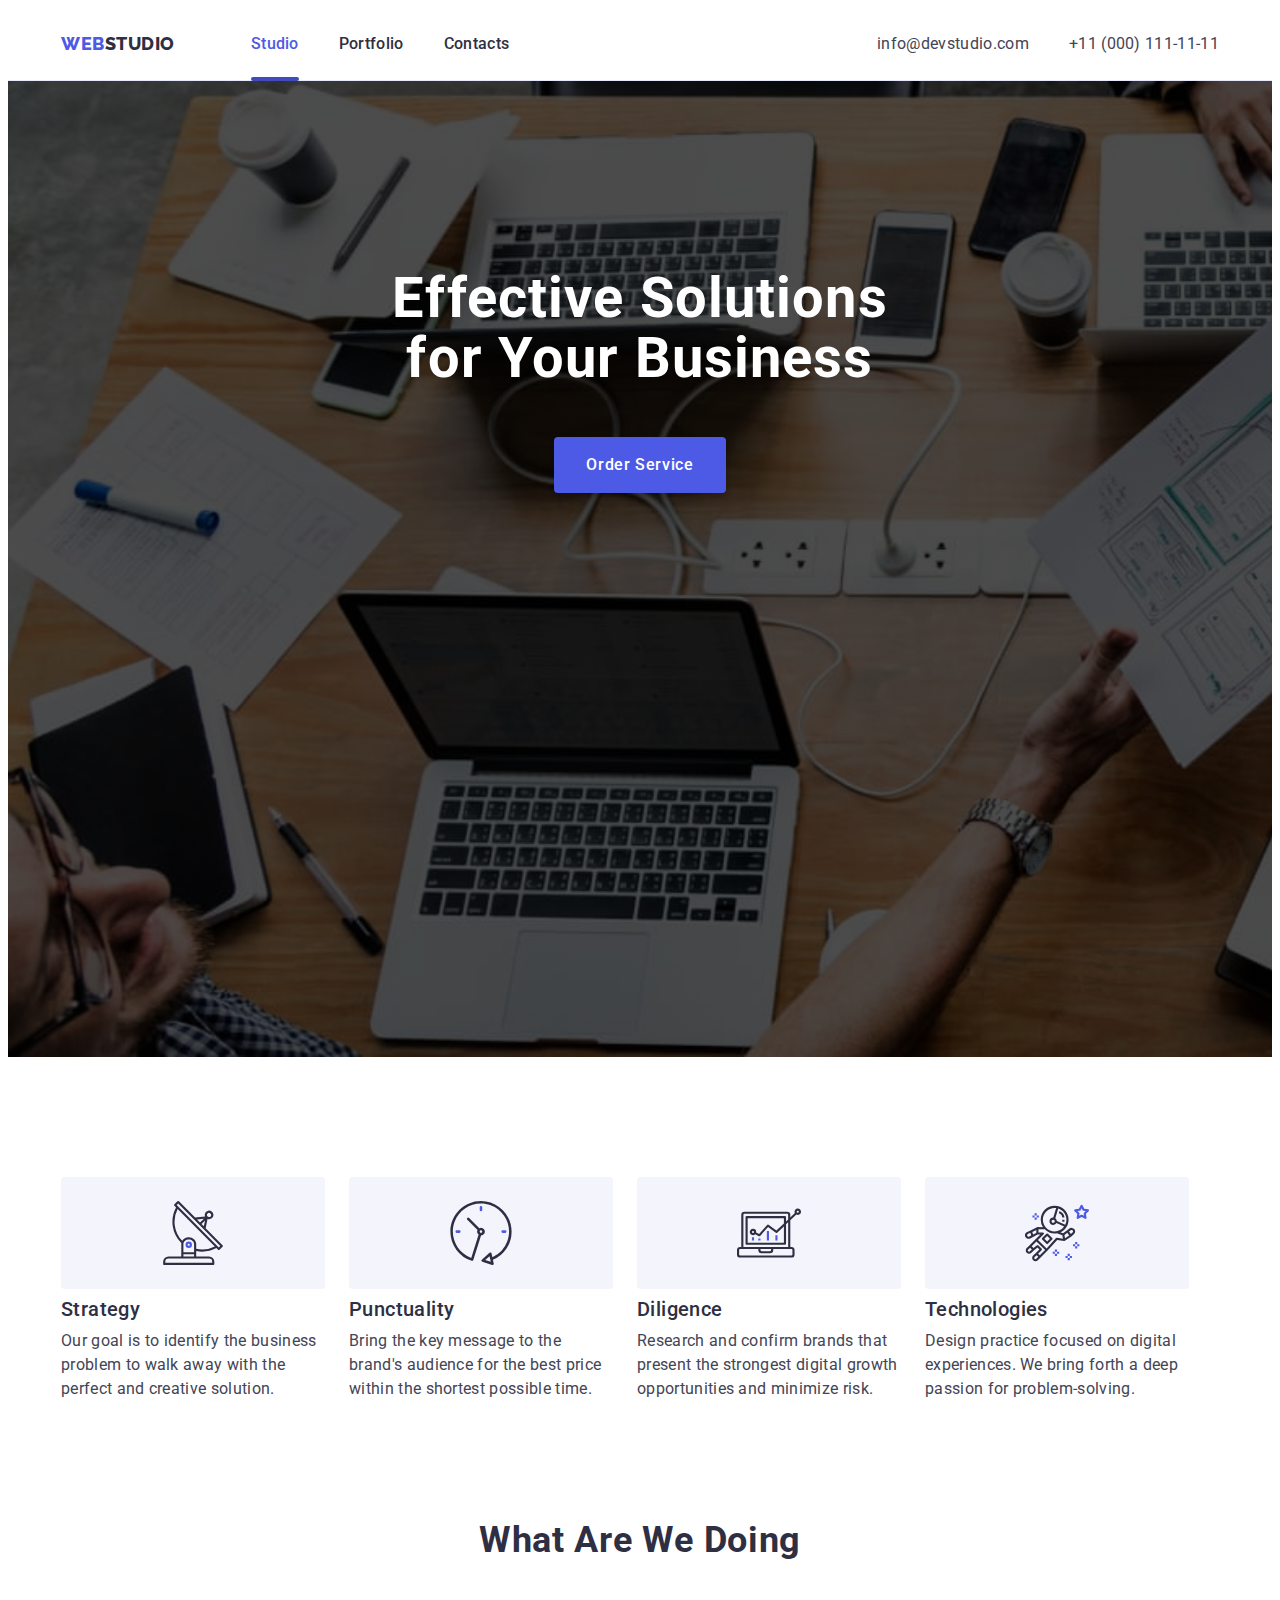
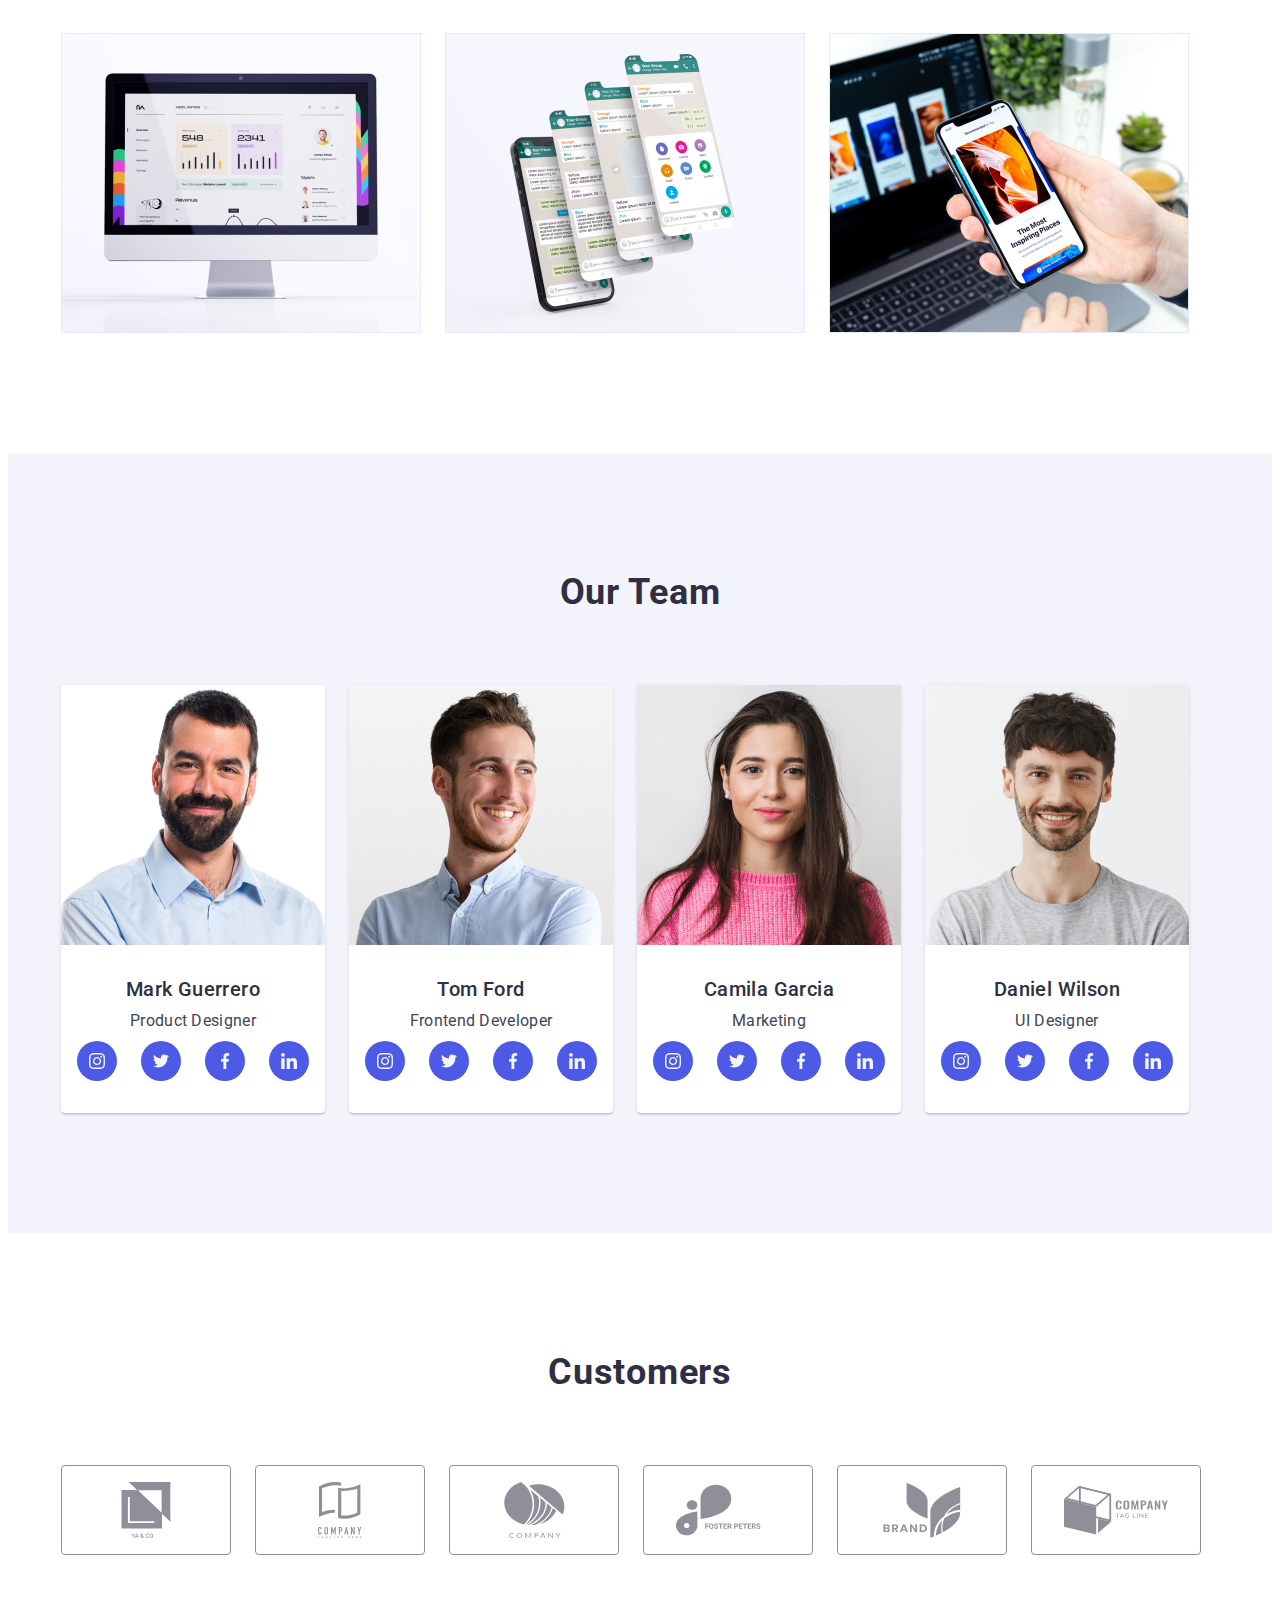
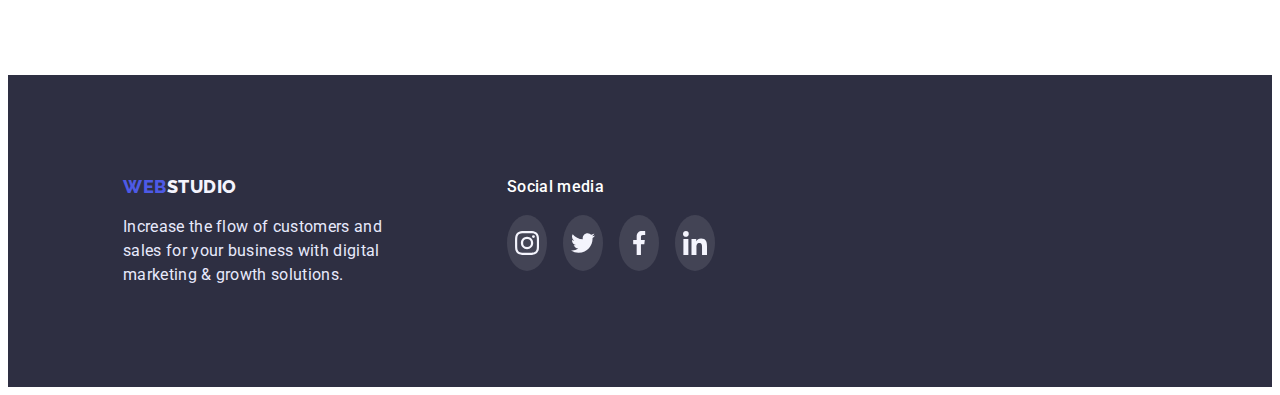
<file: index.html>
<!DOCTYPE html>
<html lang="en">
  <head>
    <meta charset="UTF-8" />
    <meta http-equiv="X-UA-Compatible" content="IE=edge" />
    <meta name="viewport" content="width=device-width, initial-scale=1.0" />
    <link rel="preconnect" href="https://fonts.googleapis.com" />
    <link rel="preconnect" href="https://fonts.gstatic.com" crossorigin />
    <link
      href="https://fonts.googleapis.com/css2?family=Raleway:ital,wght@0,800;1,800&family=Roboto:ital,wght@0,400;0,500;0,700;0,900;1,400;1,500;1,700;1,900&display=swap"
      rel="stylesheet"
    />
    <link
      rel="stylesheet"
      href="https://cdnjs.cloudflare.com/ajax/libs/modern-normalize/1.1.0/modern-normalize.min.css"
      integrity="sha512-wpPYUAdjBVSE4KJnH1VR1HeZfpl1ub8YT/NKx4PuQ5NmX2tKuGu6U/JRp5y+Y8XG2tV+wKQpNHVUX03MfMFn9Q=="
      crossorigin="anonymous"
      referrerpolicy="no-referrer"
    />
    <link rel="stylesheet" href="./css/styles.css" />
    <title>Portfolio</title>
  </head>
  <body>
    <header class="header">
      <div class="container main-nav">
        <nav class="main-nav-menu">
          <a class="header-logo" href="./index.html"
            ><span class="header-logo-iris">Web</span>Studio</a
          >
          <ul class="menu">
            <li>
              <a class="menu-list-text current" href="./index.html">Studio</a>
            </li>
            <li>
              <a class="menu-list-text" href="./portfolio.html">Portfolio</a>
            </li>
            <li><a class="menu-list-text" href="#">Contacts</a></li>
          </ul>
        </nav>
        <ul class="address">
          <li>
            <a class="address-link-text" href="mailto:info@devstudio.com"
              >info@devstudio.com</a
            >
          </li>
          <li>
            <a class="address-link-text" href="tel:+110001111111"
              >+11 (000) 111-11-11</a
            >
          </li>
        </ul>
      </div>
    </header>

    <main>
      <section class="main-section">
        <div class="container">
          <h1 class="main-section-title">
            Effective Solutions for Your Business
          </h1>
          <button data-modal-open class="main-section-button" type="button">
            Order Service
          </button>
        </div>
      </section>

      <section class="section">
        <div class="container">
          <h2 class="visually-hidden">Goals</h2>
          <ul class="goals">
            <li class="goals-description">
              <div class="goals-icon-window">
                <svg class="goals-icon">
                  <use href="./images/icons.svg#icon-Group"></use>
                </svg>
              </div>
              <h3 class="goals-title">Strategy</h3>
              <p class="goals-text">
                Our goal is to identify the business problem to walk away with
                the perfect and creative solution.
              </p>
            </li>

            <li class="goals-description">
              <div class="goals-icon-window">
                <svg class="goals-icon">
                  <use href="./images/icons.svg#icon-clock"></use>
                </svg>
              </div>
              <h3 class="goals-title">Punctuality</h3>
              <p class="goals-text">
                Bring the key message to the brand's audience for the best price
                within the shortest possible time.
              </p>
            </li>

            <li class="goals-description">
              <div class="goals-icon-window">
                <svg class="goals-icon">
                  <use href="./images/icons.svg#icon-diagram"></use>
                </svg>
              </div>
              <h3 class="goals-title">Diligence</h3>
              <p class="goals-text">
                Research and confirm brands that present the strongest digital
                growth opportunities and minimize risk.
              </p>
            </li>

            <li class="goals-description">
              <div class="goals-icon-window">
                <svg class="goals-icon">
                  <use href="./images/icons.svg#icon-astronaut"></use>
                </svg>
              </div>
              <h3 class="goals-title">Technologies</h3>
              <p class="goals-text">
                Design practice focused on digital experiences. We bring forth a
                deep passion for problem-solving.
              </p>
            </li>
          </ul>
        </div>
      </section>

      <section class="services">
        <div class="container">
          <h2 class="services-title">What are we doing</h2>
          <ul class="services-list">
            <li class="service-item">
              <img src="./images/img1.jpg" alt="computer" width="360" />
            </li>
            <li class="service-item">
              <img src="./images/img2.jpg" alt="phone_windows" width="360" />
            </li>
            <li class="service-item">
              <img src="./images/img3.jpg" alt="phone_hand" width="360" />
            </li>
          </ul>
        </div>
      </section>

      <section class="employees section">
        <div class="container">
          <h2 class="employees-title">Our Team</h2>
          <ul class="employees-list">
            <li class="employees-items">
              <img
                src="./images/employee1.jpg"
                alt="Product Designer"
                width="264"
              />
              <div class="employees-description">
                <h3 class="employees-name">Mark Guerrero</h3>
                <p class="employees-text">Product Designer</p>

                <ul class="employees-medias">
                  <li>
                    <a class="button-media" href="#">
                      <svg class="media-icon">
                        <use href="./images/icons.svg#icon-instagram"></use>
                      </svg>
                    </a>
                  </li>

                  <li>
                    <a class="button-media" href="#">
                      <svg class="media-icon">
                        <use href="./images/icons.svg#icon-twitter"></use>
                      </svg>
                    </a>
                  </li>

                  <li>
                    <a class="button-media" href="#">
                      <svg class="media-icon">
                        <use href="./images/icons.svg#icon-facebook"></use>
                      </svg>
                    </a>
                  </li>

                  <li>
                    <a class="button-media" href="#">
                      <svg class="media-icon">
                        <use href="./images/icons.svg#icon-linkedin"></use>
                      </svg>
                    </a>
                  </li>
                </ul>
              </div>
            </li>

            <li class="employees-items">
              <img
                src="./images/employee2.jpg"
                alt="Frontend Developer"
                width="264"
              />
              <div class="employees-description">
                <h3 class="employees-name">Tom Ford</h3>
                <p class="employees-text">Frontend Developer</p>

                <ul class="employees-medias">
                  <li>
                    <a class="button-media" href="#">
                      <svg class="media-icon">
                        <use href="./images/icons.svg#icon-instagram"></use>
                      </svg>
                    </a>
                  </li>

                  <li>
                    <a class="button-media" href="#">
                      <svg class="media-icon">
                        <use href="./images/icons.svg#icon-twitter"></use>
                      </svg>
                    </a>
                  </li>

                  <li>
                    <a class="button-media" href="#">
                      <svg class="media-icon">
                        <use href="./images/icons.svg#icon-facebook"></use>
                      </svg>
                    </a>
                  </li>

                  <li>
                    <a class="button-media" href="#">
                      <svg class="media-icon">
                        <use href="./images/icons.svg#icon-linkedin"></use>
                      </svg>
                    </a>
                  </li>
                </ul>
              </div>
            </li>

            <li class="employees-items">
              <img src="./images/employee3.jpg" alt="Marketing" width="264" />
              <div class="employees-description">
                <h3 class="employees-name">Camila Garcia</h3>
                <p class="employees-text">Marketing</p>
                <ul class="employees-medias">
                  <li>
                    <a class="button-media" href="#">
                      <svg class="media-icon">
                        <use href="./images/icons.svg#icon-instagram"></use>
                      </svg>
                    </a>
                  </li>

                  <li>
                    <a class="button-media" href="#">
                      <svg class="media-icon">
                        <use href="./images/icons.svg#icon-twitter"></use>
                      </svg>
                    </a>
                  </li>

                  <li>
                    <a class="button-media" href="#">
                      <svg class="media-icon">
                        <use href="./images/icons.svg#icon-facebook"></use>
                      </svg>
                    </a>
                  </li>

                  <li>
                    <a class="button-media" href="#">
                      <svg class="media-icon">
                        <use href="./images/icons.svg#icon-linkedin"></use>
                      </svg>
                    </a>
                  </li>
                </ul>
              </div>
            </li>

            <li class="employees-items">
              <img src="./images/employee4.jpg" alt="UI Designer" width="264" />
              <div class="employees-description">
                <h3 class="employees-name">Daniel Wilson</h3>
                <p class="employees-text">UI Designer</p>
                <ul class="employees-medias">
                  <li>
                    <a class="button-media" href="#">
                      <svg class="media-icon">
                        <use href="./images/icons.svg#icon-instagram"></use>
                      </svg>
                    </a>
                  </li>

                  <li>
                    <a class="button-media" href="#">
                      <svg class="media-icon">
                        <use href="./images/icons.svg#icon-twitter"></use>
                      </svg>
                    </a>
                  </li>

                  <li>
                    <a class="button-media" href="#">
                      <svg class="media-icon">
                        <use href="./images/icons.svg#icon-facebook"></use>
                      </svg>
                    </a>
                  </li>

                  <li>
                    <a class="button-media" href="#">
                      <svg class="media-icon">
                        <use href="./images/icons.svg#icon-linkedin"></use>
                      </svg>
                    </a>
                  </li>
                </ul>
              </div>
            </li>
          </ul>
        </div>
      </section>

      <section class="section">
        <div class="container">
          <h2 class="customers-title">Customers</h2>
          <ul class="customers-list">
            <li class="customer-icon-window">
              <a href="#" class="customer-icon-button">
                <svg class="customer-icon">
                  <use href="./images/icons.svg#icon-group1"></use>
                </svg>
              </a>
            </li>

            <li class="customer-icon-window">
              <a href="#" class="customer-icon-button">
                <svg class="customer-icon">
                  <use href="./images/icons.svg#icon-group2"></use>
                </svg>
              </a>
            </li>

            <li class="customer-icon-window">
              <a href="#" class="customer-icon-button">
                <svg class="customer-icon">
                  <use href="./images/icons.svg#icon-group3"></use>
                </svg>
              </a>
            </li>

            <li class="customer-icon-window">
              <a href="#" class="customer-icon-button">
                <svg class="customer-icon">
                  <use href="./images/icons.svg#icon-group4"></use>
                </svg>
              </a>
            </li>

            <li class="customer-icon-window">
              <a href="#" class="customer-icon-button">
                <svg class="customer-icon">
                  <use href="./images/icons.svg#icon-group5"></use>
                </svg>
              </a>
            </li>

            <li class="customer-icon-window">
              <a href="#" class="customer-icon-button">
                <svg class="customer-icon">
                  <use href="./images/icons.svg#icon-group6"></use>
                </svg>
              </a>
            </li>
          </ul>
        </div>
      </section>
    </main>

    <footer class="footer">
      <div class="container container-footer">
        <div class="footer-footer">
          <a class="footer-logo" href="./index.html"
            ><span class="footer-logo-iris">Web</span>Studio</a
          >
          <p class="footer-text">
            Increase the flow of customers and sales for your business with
            digital marketing & growth solutions.
          </p>
        </div>

        <div>
          <p class="webstudio-media-title">Social media</p>
          <ul class="webstudio-media-list">
            <li>
              <a href="#" class="webstudio-media">
                <svg class="webstudio-media-icon">
                  <use href="./images/icons.svg#icon-instagram"></use>
                </svg>
              </a>
            </li>

            <li>
              <a href="#" class="webstudio-media">
                <svg class="webstudio-media-icon">
                  <use href="./images/icons.svg#icon-twitter"></use>
                </svg>
              </a>
            </li>

            <li>
              <a href="#" class="webstudio-media">
                <svg class="webstudio-media-icon">
                  <use href="./images/icons.svg#icon-facebook"></use>
                </svg>
              </a>
            </li>

            <li>
              <a href="#" class="webstudio-media">
                <svg class="webstudio-media-icon">
                  <use href="./images/icons.svg#icon-linkedin"></use>
                </svg>
              </a>
            </li>
          </ul>
        </div>
      </div>
    </footer>

    <div data-modal class="backdrop is-hidden">
      <div class="modal">
        <button data-modal-close class="button-close">
          <svg class="icon-close">
            <use href="./images/icons.svg#icon-close-cross"></use>
          </svg>
        </button>
      </div>
    </div>

    <script src="./js/modal.js"></script>
  </body>
</html>
</file>
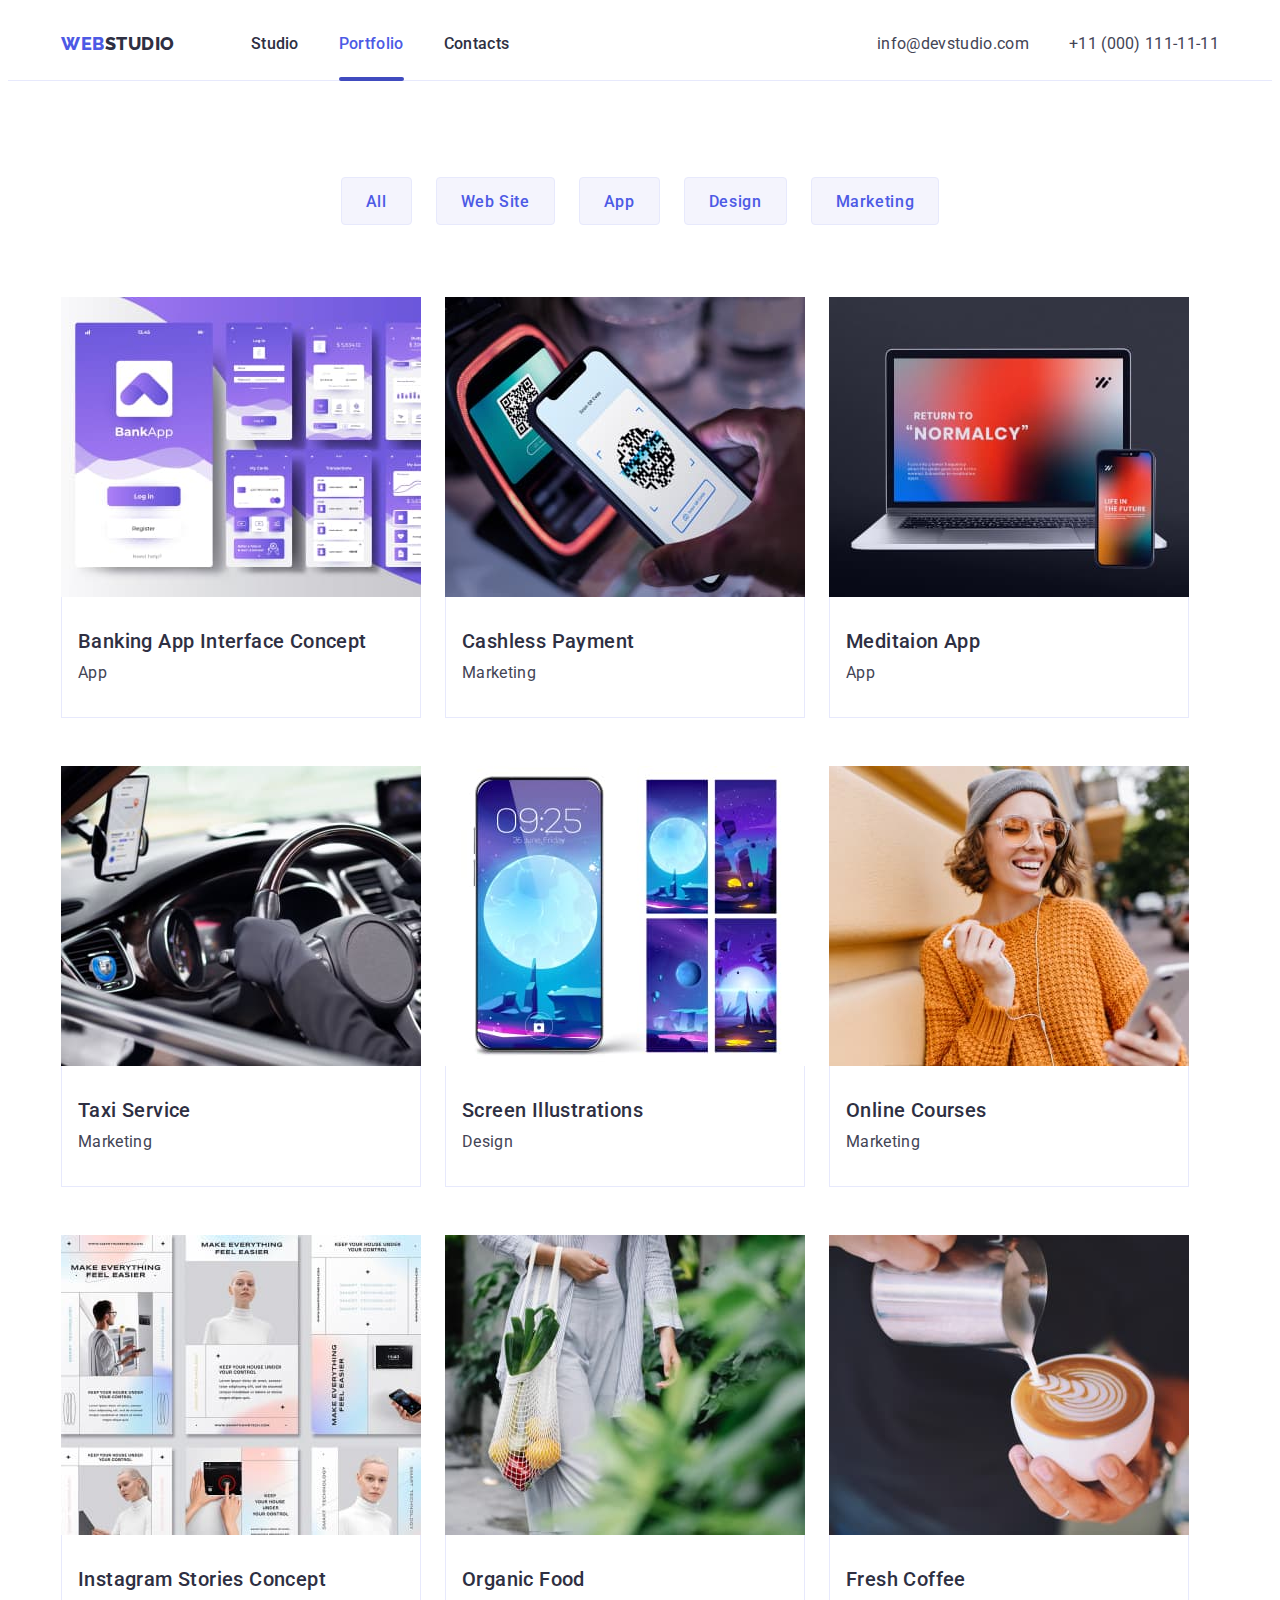
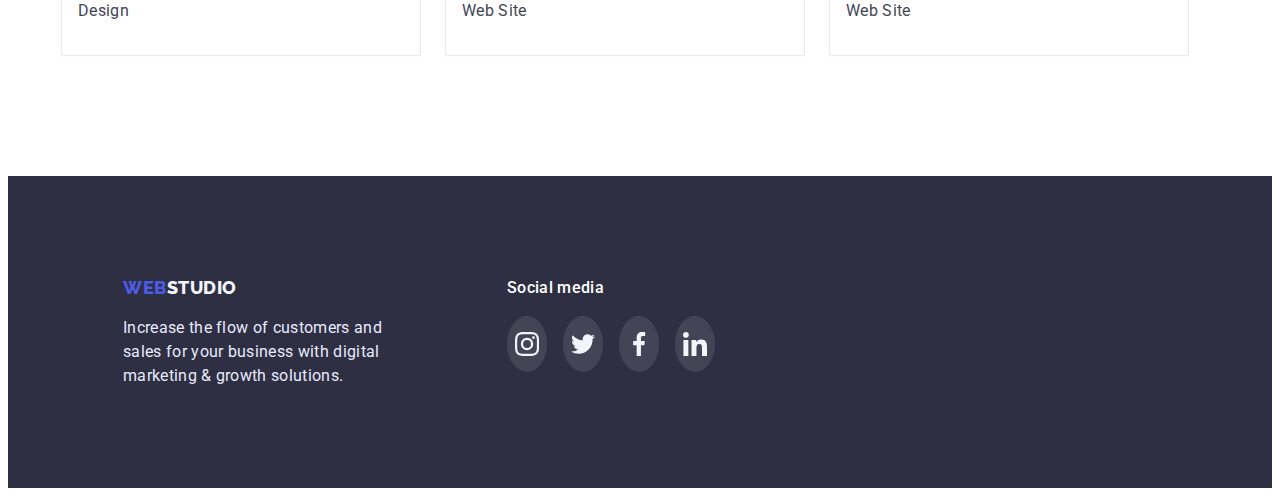
<file: portfolio.html>
<!DOCTYPE html>
<html lang="en">
  <head>
    <meta charset="UTF-8" />
    <meta http-equiv="X-UA-Compatible" content="IE=edge" />
    <meta name="viewport" content="width=device-width, initial-scale=1.0" />
    <link rel="preconnect" href="https://fonts.googleapis.com" />
    <link rel="preconnect" href="https://fonts.gstatic.com" crossorigin />
    <link
      href="https://fonts.googleapis.com/css2?family=Raleway:ital,wght@0,800;1,800&family=Roboto:ital,wght@0,400;0,500;0,700;0,900;1,400;1,500;1,700;1,900&display=swap"
      rel="stylesheet"
    />
    <link
      rel="stylesheet"
      href="https://cdnjs.cloudflare.com/ajax/libs/modern-normalize/1.1.0/modern-normalize.min.css"
      integrity="sha512-wpPYUAdjBVSE4KJnH1VR1HeZfpl1ub8YT/NKx4PuQ5NmX2tKuGu6U/JRp5y+Y8XG2tV+wKQpNHVUX03MfMFn9Q=="
      crossorigin="anonymous"
      referrerpolicy="no-referrer"
    />
    <link rel="stylesheet" href="./css/styles.css" />
    <title>Home</title>
  </head>

  <body>
    <header class="header">
      <div class="container">
        <div class="main-nav">
          <nav class="main-nav-menu">
            <a class="header-logo" href="./index.html"
              ><span class="header-logo-iris">Web</span>Studio</a
            >
            <ul class="menu">
              <li><a class="menu-list-text" href="./index.html">Studio</a></li>
              <li>
                <a class="menu-list-text current" href="./portfolio.html"
                  >Portfolio</a
                >
              </li>
              <li><a class="menu-list-text" href="#">Contacts</a></li>
            </ul>
          </nav>
          <!-- <address> -->
          <ul class="address">
            <li>
              <a class="address-link-text" href="mailto:info@devstudio.com"
                >info@devstudio.com</a
              >
            </li>
            <li>
              <a class="address-link-text" href="tel:+110001111111"
                >+11 (000) 111-11-11</a
              >
            </li>
          </ul>
          <!-- </address> -->
        </div>
      </div>
    </header>

    <main>
      <section class="portfolio">
        <div class="container">
          <h1 class="visually-hidden">Portfolio</h1>
          <ul class="filter">
            <li class="buttons">
              <button class="filter-button" type="button">All</button>
            </li>
            <li class="buttons">
              <button class="filter-button" type="button">Web Site</button>
            </li>
            <li class="buttons">
              <button class="filter-button" type="button">App</button>
            </li>
            <li class="buttons">
              <button class="filter-button" type="button">Design</button>
            </li>
            <li class="buttons">
              <button class="filter-button" type="button">Marketing</button>
            </li>
          </ul>

          <ul class="portfolio-list">
            <li class="portfolio-item">
              <a class="portfolio-link" href="#">
                <div class="portfolio-thumb">
                  <img
                    src="./images/bankingapp.jpg"
                    alt="Banking app"
                    width="360"
                  />
                  <div class="overlay">
                    <p>
                      14 Stylish and User-Friendly App Design Concepts · Task
                      Manager App · Calorie Tracker App · Exotic Fruit Ecommerce
                      App · Cloud Storage App
                    </p>
                  </div>
                </div>

                <div class="portfolio-description">
                  <h2 class="portfolio-name">Banking App Interface Concept</h2>
                  <p class="portfolio-text">App</p>
                </div>
              </a>
            </li>

            <li class="portfolio-item">
              <a class="portfolio-link" href="#">
                <div class="portfolio-thumb">
                  <img
                    src="./images/cashlesspayment.jpg"
                    alt="Cashless payment"
                    width="360"
                  />
                  <div class="overlay">
                    <p>
                      14 Stylish and User-Friendly App Design Concepts · Task
                      Manager App · Calorie Tracker App · Exotic Fruit Ecommerce
                      App · Cloud Storage App
                    </p>
                  </div>
                </div>

                <div class="portfolio-description">
                  <h2 class="portfolio-name">Cashless Payment</h2>
                  <p class="portfolio-text">Marketing</p>
                </div>
              </a>
            </li>

            <li class="portfolio-item">
              <a class="portfolio-link" href="#">
                <div class="portfolio-thumb">
                  <img
                    src="./images/meditationapp.jpg"
                    alt="Meditation app"
                    width="360"
                  />
                  <div class="overlay">
                    <p>
                      14 Stylish and User-Friendly App Design Concepts · Task
                      Manager App · Calorie Tracker App · Exotic Fruit Ecommerce
                      App · Cloud Storage App
                    </p>
                  </div>
                </div>

                <div class="portfolio-description">
                  <h2 class="portfolio-name">Meditaion App</h2>
                  <p class="portfolio-text">App</p>
                </div>
              </a>
            </li>

            <li class="portfolio-item">
              <a class="portfolio-link" href="#">
                <div class="portfolio-thumb">
                  <img
                    src="./images/taxiservice.jpg"
                    alt="Taxi service"
                    width="360"
                  />
                  <div class="overlay">
                    <p>
                      14 Stylish and User-Friendly App Design Concepts · Task
                      Manager App · Calorie Tracker App · Exotic Fruit Ecommerce
                      App · Cloud Storage App
                    </p>
                  </div>
                </div>

                <div class="portfolio-description">
                  <h2 class="portfolio-name">Taxi Service</h2>
                  <p class="portfolio-text">Marketing</p>
                </div>
              </a>
            </li>

            <li class="portfolio-item">
              <a class="portfolio-link" href="#">
                <div class="portfolio-thumb">
                  <img
                    src="./images/screenillustrations.jpg"
                    alt="Screen Illustrations"
                    width="360"
                  />
                  <div class="overlay">
                    <p>
                      14 Stylish and User-Friendly App Design Concepts · Task
                      Manager App · Calorie Tracker App · Exotic Fruit Ecommerce
                      App · Cloud Storage App
                    </p>
                  </div>
                </div>

                <div class="portfolio-description">
                  <h2 class="portfolio-name">Screen Illustrations</h2>
                  <p class="portfolio-text">Design</p>
                </div>
              </a>
            </li>

            <li class="portfolio-item">
              <a class="portfolio-link" href="#">
                <div class="portfolio-thumb">
                  <img
                    src="./images/onlinecourses.jpg"
                    alt="Online courses"
                    width="360"
                  />
                  <div class="overlay">
                    <p>
                      14 Stylish and User-Friendly App Design Concepts · Task
                      Manager App · Calorie Tracker App · Exotic Fruit Ecommerce
                      App · Cloud Storage App
                    </p>
                  </div>
                </div>

                <div class="portfolio-description">
                  <h2 class="portfolio-name">Online Courses</h2>
                  <p class="portfolio-text">Marketing</p>
                </div>
              </a>
            </li>

            <li class="portfolio-item">
              <a class="portfolio-link" href="#">
                <div class="portfolio-thumb">
                  <img
                    src="./images/instagramstories.jpg"
                    alt="Instagram stories concept"
                    width="360"
                  />
                  <div class="overlay">
                    <p>
                      14 Stylish and User-Friendly App Design Concepts · Task
                      Manager App · Calorie Tracker App · Exotic Fruit Ecommerce
                      App · Cloud Storage App
                    </p>
                  </div>
                </div>

                <div class="portfolio-description">
                  <h2 class="portfolio-name">Instagram Stories Concept</h2>
                  <p class="portfolio-text">Design</p>
                </div>
              </a>
            </li>

            <li class="portfolio-item">
              <a class="portfolio-link" href="#">
                <div class="portfolio-thumb">
                  <img
                    src="./images/organicfood.jpg"
                    alt="Organic Food"
                    width="360"
                  />
                  <div class="overlay">
                    <p>
                      14 Stylish and User-Friendly App Design Concepts · Task
                      Manager App · Calorie Tracker App · Exotic Fruit Ecommerce
                      App · Cloud Storage App
                    </p>
                  </div>
                </div>

                <div class="portfolio-description">
                  <h2 class="portfolio-name">Organic Food</h2>
                  <p class="portfolio-text">Web Site</p>
                </div>
              </a>
            </li>

            <li class="portfolio-item">
              <a class="portfolio-link" href="#">
                <div class="portfolio-thumb">
                  <img
                    src="./images/freshcoffee.jpg"
                    alt="Fresh Coffee"
                    width="360"
                  />
                  <div class="overlay">
                    <p>
                      14 Stylish and User-Friendly App Design Concepts · Task
                      Manager App · Calorie Tracker App · Exotic Fruit Ecommerce
                      App · Cloud Storage App
                    </p>
                  </div>
                </div>

                <div class="portfolio-description">
                  <h2 class="portfolio-name">Fresh Coffee</h2>
                  <p class="portfolio-text">Web Site</p>
                </div>
              </a>
            </li>
          </ul>
        </div>
      </section>
    </main>

    <footer class="footer">
      <div class="container container-footer">
        <div class="footer-footer">
          <a class="footer-logo" href="./index.html"
            ><span class="footer-logo-iris">Web</span>Studio</a
          >
          <p class="footer-text">
            Increase the flow of customers and sales for your business with
            digital marketing & growth solutions.
          </p>
        </div>

        <div>
          <p class="webstudio-media-title">Social media</p>
          <ul class="webstudio-media-list">
            <li>
              <a href="#" class="webstudio-media">
                <svg class="webstudio-media-icon">
                  <use href="./images/icons.svg#icon-instagram"></use>
                </svg>
              </a>
            </li>

            <li>
              <a href="#" class="webstudio-media">
                <svg class="webstudio-media-icon">
                  <use href="./images/icons.svg#icon-twitter"></use>
                </svg>
              </a>
            </li>

            <li>
              <a href="#" class="webstudio-media">
                <svg class="webstudio-media-icon">
                  <use href="./images/icons.svg#icon-facebook"></use>
                </svg>
              </a>
            </li>

            <li>
              <a href="#" class="webstudio-media">
                <svg class="webstudio-media-icon">
                  <use href="./images/icons.svg#icon-linkedin"></use>
                </svg>
              </a>
            </li>
          </ul>
        </div>
      </div>
    </footer>
  </body>
</html>
</file>
<file: css/styles.css>
:root {
  --color_iris: #4d5ae5;
  --color_ocean: #404bbf;
  --color_navy-blue: #2e2f42;
  --color_green: #31d0aa;
  --color_slate: #434455;
  --color_light-slate: #8e8f99;
  --color_cornflower: #e7e9fc;
  --color_cloud: #f4f4fd;
  --color_navy-blue-modal: #2e2f42;
  --color_grey: #2e2f42;
  --color_white: #ffffff;
  --font_primary: "Roboto";
  --font_secondary: "Raleway";

  --card-set-gap: 24px;
}

html {
  box-sizing: border-box;
}

/* *,
*::before,
*::after {
  box-sizing: inherit;
} */

body {
  font-family: var(--font_primary, "Arial", sans-serif);
  color: var(--color_slate);
  background-color: var(--color_white);
  font-size: 16px;
  letter-spacing: 0.02em;
}

h1,
h2,
h3,
h4,
h5,
h6,
p {
  margin: 0;
}

img {
  display: block;
  max-width: 100%;
  height: auto;
}

button {
  display: block;
  cursor: pointer;
  border: none;
  border-radius: 4px;
}

ul,
ol {
  list-style: none;
  padding-left: 0;
  margin: 0;
}

a {
  text-decoration: none;
}

.container {
  width: 1158px; /*Ширина  контента 1128px + по 15рх с  каждой  стороны glutter/2 */
  padding: 0 15px;
  margin: 0 auto; /*для центрирования внутри своего родителя (body)*/
}

.section {
  padding: 120px 0;
}

/* Hidden elements */
.visually-hidden {
  position: absolute;
  white-space: nowrap;
  width: 1px;
  height: 1px;
  overflow: hidden;
  border: 0;
  padding: 0;
  clip: rect(0 0 0 0);
  clip-path: inset(50%);
  margin: -1px;
}

/* Обнуление границ и паддингов у однотипных элементов (списков),
   чтобы ребенок ее пробивал контент родителя */
/* .menu,
.address,
.goals,
.services-list,
.employees-list,
.filter,
.portfolio-list {
  margin: 0;
  padding: 0;
} */

/* Block Header  (repeats)*/
.header {
  border-bottom: 1px solid var(--color_cornflower);
  padding: 24px 0 24px 0;
}

.header-logo {
  font-family: var(--font_secondary, "Arial", sans-serif);
  font-weight: 800;
  font-size: 18px;
  text-transform: uppercase;
  line-height: 1.33;
  letter-spacing: 0.03em;
  text-decoration: none;
  color: var(--color_navy-blue);
}

.header-logo-iris {
  color: var(--color_iris);
}

.menu {
  display: flex;
  margin-left: 76px;
  list-style: none;
}

/* Отступы между кнопками в меню */
.menu li + li,
.address li + li {
  margin-left: 40px;
}

/* Ссылки в шапке  в одной строке */
.main-nav,
.main-nav-menu {
  display: flex;
  align-items: center;
}

.menu-list-text {
  color: var(--color_navy-blue);
  font-weight: 500;
  line-height: 1.33;
  letter-spacing: 0.02em;
  text-decoration: none;
  transition: color 250ms cubic-bezier(0.4, 0, 0.2, 1); /*анимация перехода (изменение цвета текста)*/
}
.menu-list-text:hover,
.menu-list-text:focus {
  color: var(--color_ocean);
}

.current {
  color: var(--color_iris);
  position: relative;
}

.current::after {
  content: "";
  position: absolute;
  top: 43px;
  left: 0;
  bottom: 0;
  display: block;
  width: 100%;
  height: 4px;
  border-radius: 2px;
  background-color: var(--color_ocean);
}

.address {
  display: flex;
  margin-left: auto; /* Прижимаем  к правому краю страницы*/
  list-style: none;
}
.address-link-text {
  line-height: 1.5;
  letter-spacing: 0.02em;
  color: var(--color_slate);
  text-decoration: none;
  font-style: normal;
  transition: color 250ms cubic-bezier(0.4, 0, 0.2, 1); /*анимация перехода (изменение цвета текста)*/
}

.address-link-text:hover,
.address-link-text:focus {
  color: var(--color_ocean);
}

/* Main page */
.main-section {
  background-color: var(--color_navy-blue);
  text-align: center; /*Центрируем главную кнопку и героя*/
  padding: 188px 0;
  background-repeat: no-repeat;
  background-image: linear-gradient(
      to right,
      rgba(0, 0, 0, 0.7),
      rgba(0, 0, 0, 0.7)
    ),
    url(../images/people-office.jpg);
  max-width: 1440px;
  height: 600px;
  background-size: cover;
  margin: 0 auto;
}

.main-section-title {
  font-weight: 700;
  font-size: 56px;
  line-height: 1.07;
  text-align: center;
  letter-spacing: 0.02em;
  color: var(--color_white);
  margin: 0 auto;
  width: 496px;
}

.main-section-button {
  background-color: var(--color_iris);
  box-shadow: 0px 4px 4px rgba(0, 0, 0, 0.15);
  border-radius: 4px;
  border-color: transparent;
  font-weight: 500;
  line-height: 1.5;
  letter-spacing: 0.04em;
  color: var(--color_white);
  min-width: 169px;
  cursor: pointer;
  font-family: inherit;
  font-size: 16px;
  margin: 0 auto;
  margin-top: 48px;
  padding: 16px 32px;
  border: none;

  transition: background-color 250ms cubic-bezier(0.4, 0, 0.2, 1),
    color 250ms cubic-bezier(0.4, 0, 0.2, 1),
    box-shadow 250ms cubic-bezier(0.4, 0, 0.2, 1); /*анимация перехода (изменение 3 свойств сразу)*/
}

.main-section-button:active,
.main-section-button:focus,
.main-section-button:hover {
  background-color: var(--color_ocean);
  color: var(--color_white);
  box-shadow: 0px 3px 1px rgba(0, 0, 0, 0.1), 0px 2px 1px rgba(0, 0, 0, 0.08),
    0px 2px 2px rgba(0, 0, 0, 0.12);
}

/* Main page.  Section "Goals" */
.goals {
  display: flex;
}

.goals-description {
  width: 264px;
  margin-right: 24px;
}
.goals-description:last-child {
  margin-right: 0;
}

.goals-icon {
  width: 64px;
  height: 64px;
}

.goals-icon-window {
  /* Добавляем  иконки */
  display: flex;
  background-color: var(--color_cloud);
  height: 112px;
  margin-bottom: 8px;
  border-radius: 4px;
  align-items: center;
  justify-content: center;
}

.goals-title {
  font-weight: 500;
  font-size: 20px;
  line-height: 1.2;
  letter-spacing: 0.02em;
  color: var(--color_navy-blue);
  margin-bottom: 8px;
}
.goals-text {
  line-height: 1.5;
}

/* Main page. Section "What are we doing" */

.services-title {
  font-weight: 700;
  font-size: 36px;
  line-height: 1.11;
  text-align: center;
  margin: 0;
  letter-spacing: 0.02em;
  text-transform: capitalize;
  color: var(--color_navy-blue);
  margin-bottom: 72px;
}

.services-list {
  display: flex;
  padding-bottom: 120px;
}

.service-item {
  margin-right: 24px;
}
.service-item:last-child {
  margin-right: 0;
}

/* Main page. Section "Our team" */
.employees {
  background-color: var(--color_cloud);
}

.employees-title {
  font-weight: 700;
  font-size: 36px;
  line-height: 1.11;
  text-align: center;
  letter-spacing: 0.02em;
  text-transform: capitalize;
  color: var(--color_navy-blue);
  margin-bottom: 72px;
}

.employees-list {
  display: flex;
}

.employees-items {
  margin-right: 24px;
  width: 264px;
  background-color: var(--color_white);
  box-shadow: 0px 1px 6px rgba(46, 47, 66, 0.08),
    0px 1px 1px rgba(46, 47, 66, 0.16), 0px 2px 1px rgba(46, 47, 66, 0.08);
  border-radius: 0px 0px 4px 4px;
}

.employees-items:nth-child(4n) {
  margin-right: 0;
}

.employees-description {
  padding-top: 32px;
  padding-bottom: 32px;
}

.employees-name {
  color: var(--color_navy-blue);
  font-weight: 500;
  font-size: 20px;
  line-height: 1.2;
  text-align: center;
  letter-spacing: 0.02em;
  margin: 0;
  margin-bottom: 8px;
}

.employees-text {
  line-height: 1.5;
  text-align: center;
  letter-spacing: 0.02em;
  margin: 0;
  margin-bottom: 8px;
}

.employees-medias {
  display: flex;
  align-items: center;
  justify-content: center;
  gap: 24px;
}

.media-icon {
  width: 16px;
  height: 16px;
}

.button-media {
  display: flex;
  background-color: var(--color_iris);
  height: 40px;
  width: 40px;
  border-radius: 50%;
  justify-content: center;
  align-items: center;
  transition: background-color 250ms cubic-bezier(0.4, 0, 0.2, 1);
}

.button-media:hover,
.button-media:focus {
  background-color: var(--color_ocean);
}
/*Section Customers*/

.customers-title {
  font-weight: 700;
  font-size: 36px;
  line-height: 1.11;
  text-align: center;
  margin: 0;
  letter-spacing: 0.02em;
  text-transform: capitalize;
  color: var(--color_navy-blue);
  margin-bottom: 72px;
}

.customers-list {
  display: flex;
}

.customer-icon-window:not(:last-child) {
  margin-right: 24px;
}

.customer-icon-button {
  display: flex;
  align-items: center;
  justify-content: center;
  height: 88px;
  width: 168px;
  border-radius: 4px;
  fill: currentColor;
  border: 1px solid currentColor;
  color: var(--color_light-slate);
}

.customer-icon {
  width: 104px;
  height: 56px;
  transition: color 250ms cubic-bezier(0.4, 0, 0.2, 1);
}

.customer-icon-button:hover,
.customer-icon-button:focus {
  color: var(--color_ocean);
}

/* Page - Portfolio */
/* Page - Portfolio - Buttons */
.filter {
  display: flex;
  justify-content: center;
  margin-bottom: 72px;
}
.filter-button {
  background-color: var(--color_cloud);
  border: 1px solid var(--color_cornflower);
  border-radius: 4px;

  font-weight: 500;
  line-height: 1.5;
  text-align: center;
  letter-spacing: 0.04em;
  /* min-width: 116px; */
  height: 48px;
  cursor: pointer;
  font-family: inherit;
  font-size: 16px;
  color: var(--color_iris);
  padding: 12px 24px;

  transition: background-color 250ms cubic-bezier(0.4, 0, 0.2, 1),
    box-shadow 250ms cubic-bezier(0.4, 0, 0.2, 1),
    color 250ms cubic-bezier(0.4, 0, 0.2, 1),
    border-color 250ms cubic-bezier(0.4, 0, 0.2, 1);
}

.buttons {
  margin-right: 24px;
}
.buttons:last-child {
  margin-right: 0; /*Обнуляем правый марджин у правой крайней кнопки*/
}

.filter-button:active,
.filter-button:focus,
.filter-button:hover {
  background-color: var(--color_ocean);
  box-shadow: 0px 3px 1px rgba(0, 0, 0, 0.1), 0px 2px 1px rgba(0, 0, 0, 0.08),
    0px 2px 2px rgba(0, 0, 0, 0.12);
  color: var(--color_white);
  border-color: transparent;
}

/* Page - Portfolio */
/* Page - Portfolio - Photos */

.portfolio {
  padding-top: 96px;
  padding-bottom: 120px;
}

.container-portfolio {
  width: 1158px; /*Ширина  контента 1128px + по 15рх с  каждой  стороны glutter/2 */
  padding-left: 15px;
  padding-right: 15px;
  margin-left: auto;
  margin-right: auto;
}

.portfolio-list {
  display: flex;
  flex-wrap: wrap;
}

.portfolio-item {
  width: 360px;
  margin-right: 24px;
  margin-bottom: 48px;
}

.portfolio-item:nth-child(3n) {
  margin-right: 0; /*Обнуляем правую границу у крайнего правого элемента*/
}

.portfolio-item:nth-last-child(-n + 3) {
  margin-bottom: 0; /*Обнуляем нижние границы у последних 3-х элементов*/
}

.portfolio-link {
  text-decoration: none;
  display: block;
  transition: box-shadow 250ms cubic-bezier(0.4, 0, 0.2, 1);
}

.portfolio-link:hover,
.portfolio-link:focus {
  box-shadow: 0px 1px 6px rgba(46, 47, 66, 0.08),
    0px 1px 1px rgba(46, 47, 66, 0.16), 0px 2px 1px rgba(46, 47, 66, 0.08);
}

.portfolio-thumb {
  position: relative; /* Для позиционирования оверлея относительно картинки*/
  overflow: hidden;
}

/* Добавляем оверлей на  карточки с переходом */
.overlay {
  position: absolute;
  top: 0;
  left: 0;
  width: 100%;
  height: 100%;
  padding-top: 40px;
  padding-left: 32px;
  padding-right: 32px;

  background-color: var(--color_iris);
  font-family: "Roboto";
  font-style: normal;
  font-weight: 400;
  font-size: 16px;
  line-height: 24px;
  letter-spacing: 0.02em;
  color: #f4f4fd;

  transform: translateY(100%);
  transition: transform 250ms cubic-bezier(0.4, 0, 0.2, 1);
}

.portfolio-link:hover .overlay,
.portfolio-link:focus .overlay {
  transform: translateY(0);
}

.portfolio-description {
  padding-top: 32px;
  padding-bottom: 32px;
  padding-left: 16px;
  border-left: 1px solid var(--color_cornflower);
  border-bottom: 1px solid var(--color_cornflower);
  border-right: 1px solid var(--color_cornflower);
}

.portfolio-name {
  font-weight: 500;
  font-size: 20px;
  line-height: 1.2;
  letter-spacing: 0.02em;
  color: var(--color_navy-blue);
  margin: 0;
  margin-bottom: 8px;

  transition: color 250ms cubic-bezier(0.4, 0, 0.2, 1);
}

.portfolio-name:hover,
.portfolio-name:focus {
  color: var(--color_ocean);
}

.portfolio-text {
  line-height: 1.5;
  letter-spacing: 0.02em;
  color: var(--color_slate);
  margin: 0;

  transition: color 250ms cubic-bezier(0.4, 0, 0.2, 1);
}

.portfolio-text:hover,
.portfolio-text:focus {
  color: var(--color_ocean);
}

/* Block Footer (repeats) */

.footer {
  background-color: var(--color_navy-blue);
  padding: 100px;
}

.container-footer {
  display: flex;
}

.footer-footer {
  margin-right: 120px;
}

.footer-logo {
  font-family: var(--font_secondary, "Arial", sans-serif);
  color: var(--color_cloud);
  font-weight: 800;
  font-size: 18px;
  line-height: 1.33;
  letter-spacing: 0.03em;
  text-transform: uppercase;
  text-decoration: none;
}
.footer-logo-iris {
  color: var(--color_iris);
}
.footer-text {
  line-height: 1.5;
  letter-spacing: 0.02em;
  color: var(--color_cornflower);
  width: 264px;
  margin-top: 16px;
}

.webstudio-media-title {
  font-family: "Roboto";
  font-style: normal;
  font-weight: 500;
  font-size: 16px;
  line-height: 24px;
  letter-spacing: 0.02em;
  color: #ffffff;
  margin-bottom: 16px;
}

.webstudio-media-list {
  display: flex;
  gap: 16px;
}

.webstudio-media {
  display: flex;
  align-items: center;
  justify-content: center;
  height: 40px;
  background-color: rgba(255, 255, 255, 0.1);
  border-radius: 50%;
  padding: 8px;
  transition: background-color 250ms cubic-bezier(0.4, 0, 0.2, 1);
}

.webstudio-media:hover,
.webstudio-media:focus {
  background-color: var(--color_green);
}

.webstudio-media-icon {
  width: 24px;
  height: 24px;
}

/*Модальное окно и бекдроп*/
.backdrop {
  position: fixed;
  top: 0;
  left: 0;
  width: 100%;
  height: 100%;
  opacity: 1;
  transition: opacity 250ms cubic-bezier(0.4, 0, 0.2, 1);
  background-color: rgba(46, 47, 66, 0.4);
}

.backdrop.is-hidden {
  opacity: 0;
  pointer-events: none;
}

.backdrop.is-hidden .modal {
  transform: translate(-50%, -50%) scale(0.9);
}

.modal {
  position: absolute;
  top: 50%;
  left: 50%;
  min-width: 408px;
  min-height: 576px;
  background-color: #fcfcfc;
  box-shadow: 0px 1px 1px rgba(0, 0, 0, 0.14), 0px 1px 3px rgba(0, 0, 0, 0.12),
    0px 2px 1px rgba(0, 0, 0, 0.2);
  border-radius: 4px;
  transform: translate(-50%, -50%) scale(1);
  transition: transform 250ms cubic-bezier(0.4, 0, 0.2, 1);
}

.button-close {
  position: absolute;
  display: flex;
  top: 24px;
  right: 24px;
  width: 24px;
  height: 24px;
  padding: 0;
  justify-content: center;
  align-items: center;
  border-radius: 50%;
  background-color: var(--color_cornflower);
  border: 1px solid rgba(0, 0, 0, 0.1);
  transition: background-color 250ms cubic-bezier(0.4, 0, 0.2, 1),
    fill 250ms cubic-bezier(0.4, 0, 0.2, 1);
}

.icon-close {
  width: 8px;
  height: 8px;
}

.button-close:hover,
.button-close:focus {
  background-color: var(--color_ocean);
  fill: var(--color_white);
}
</file>
